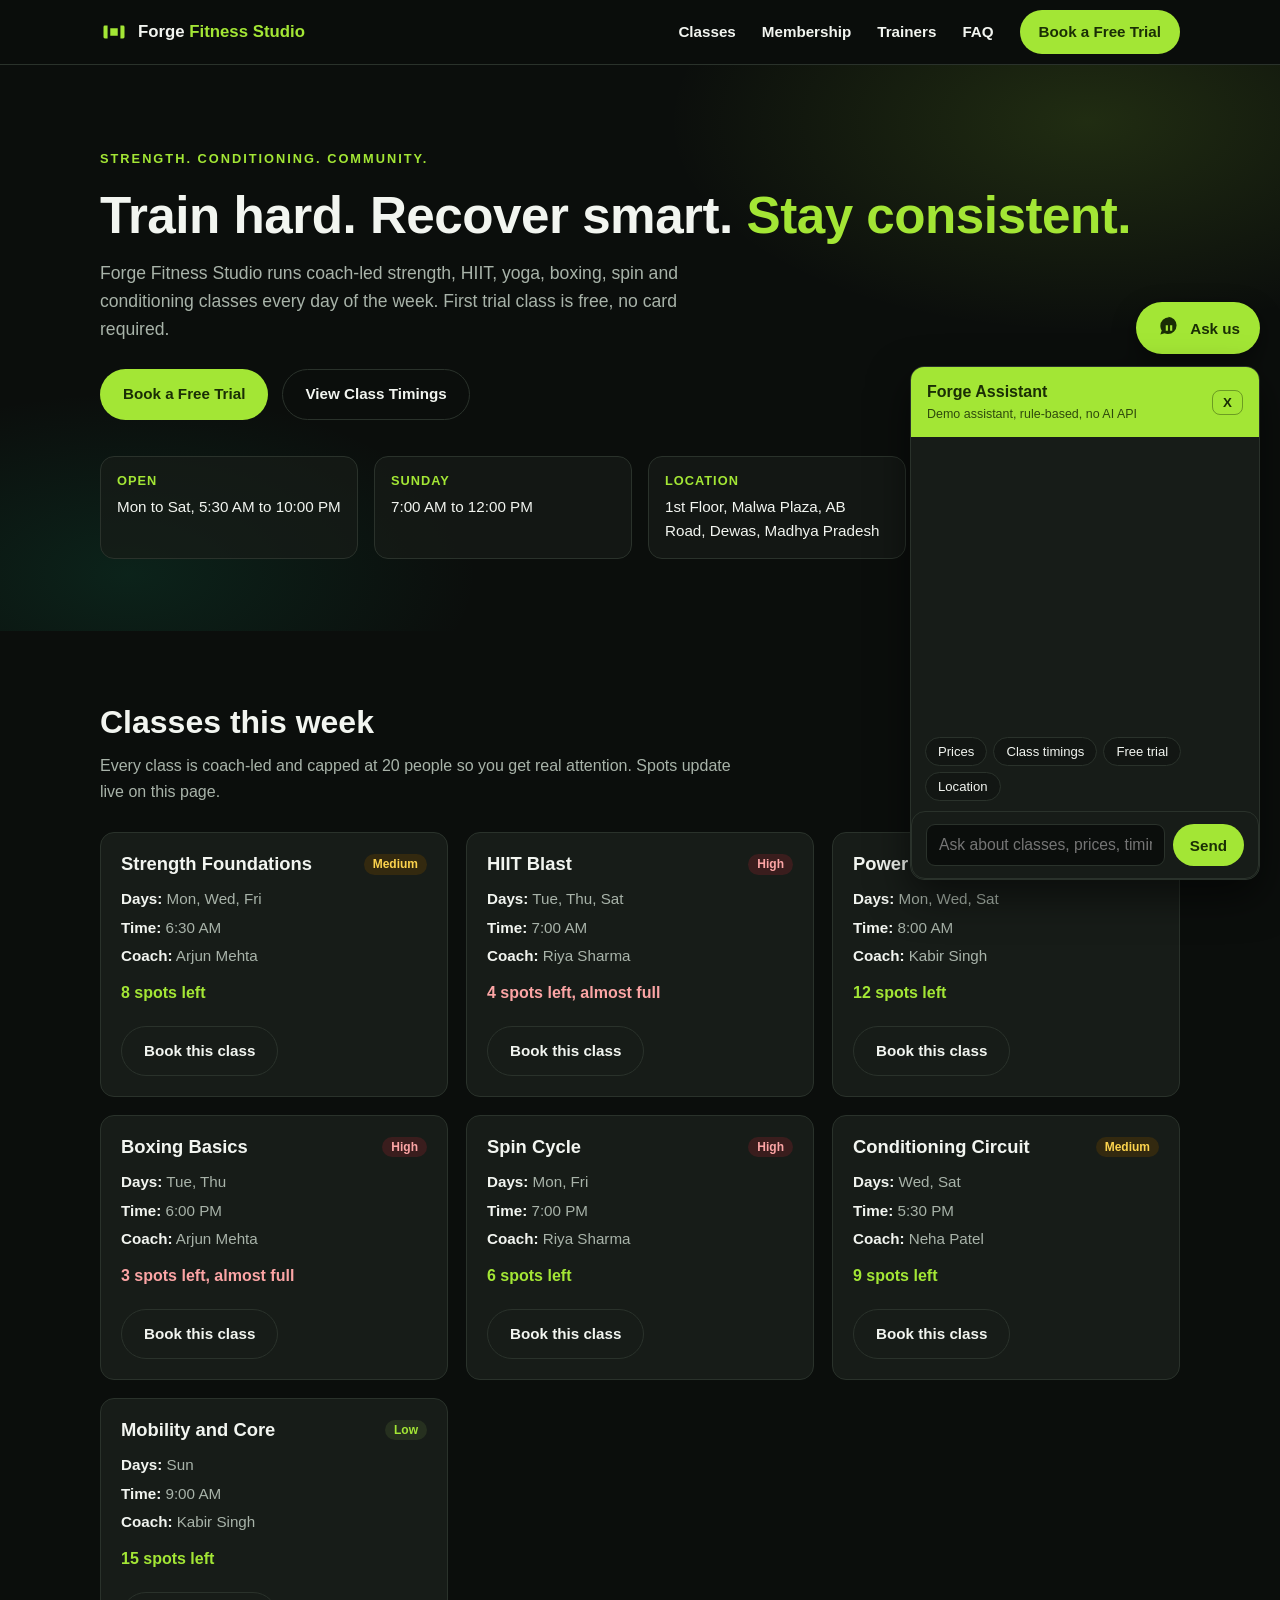
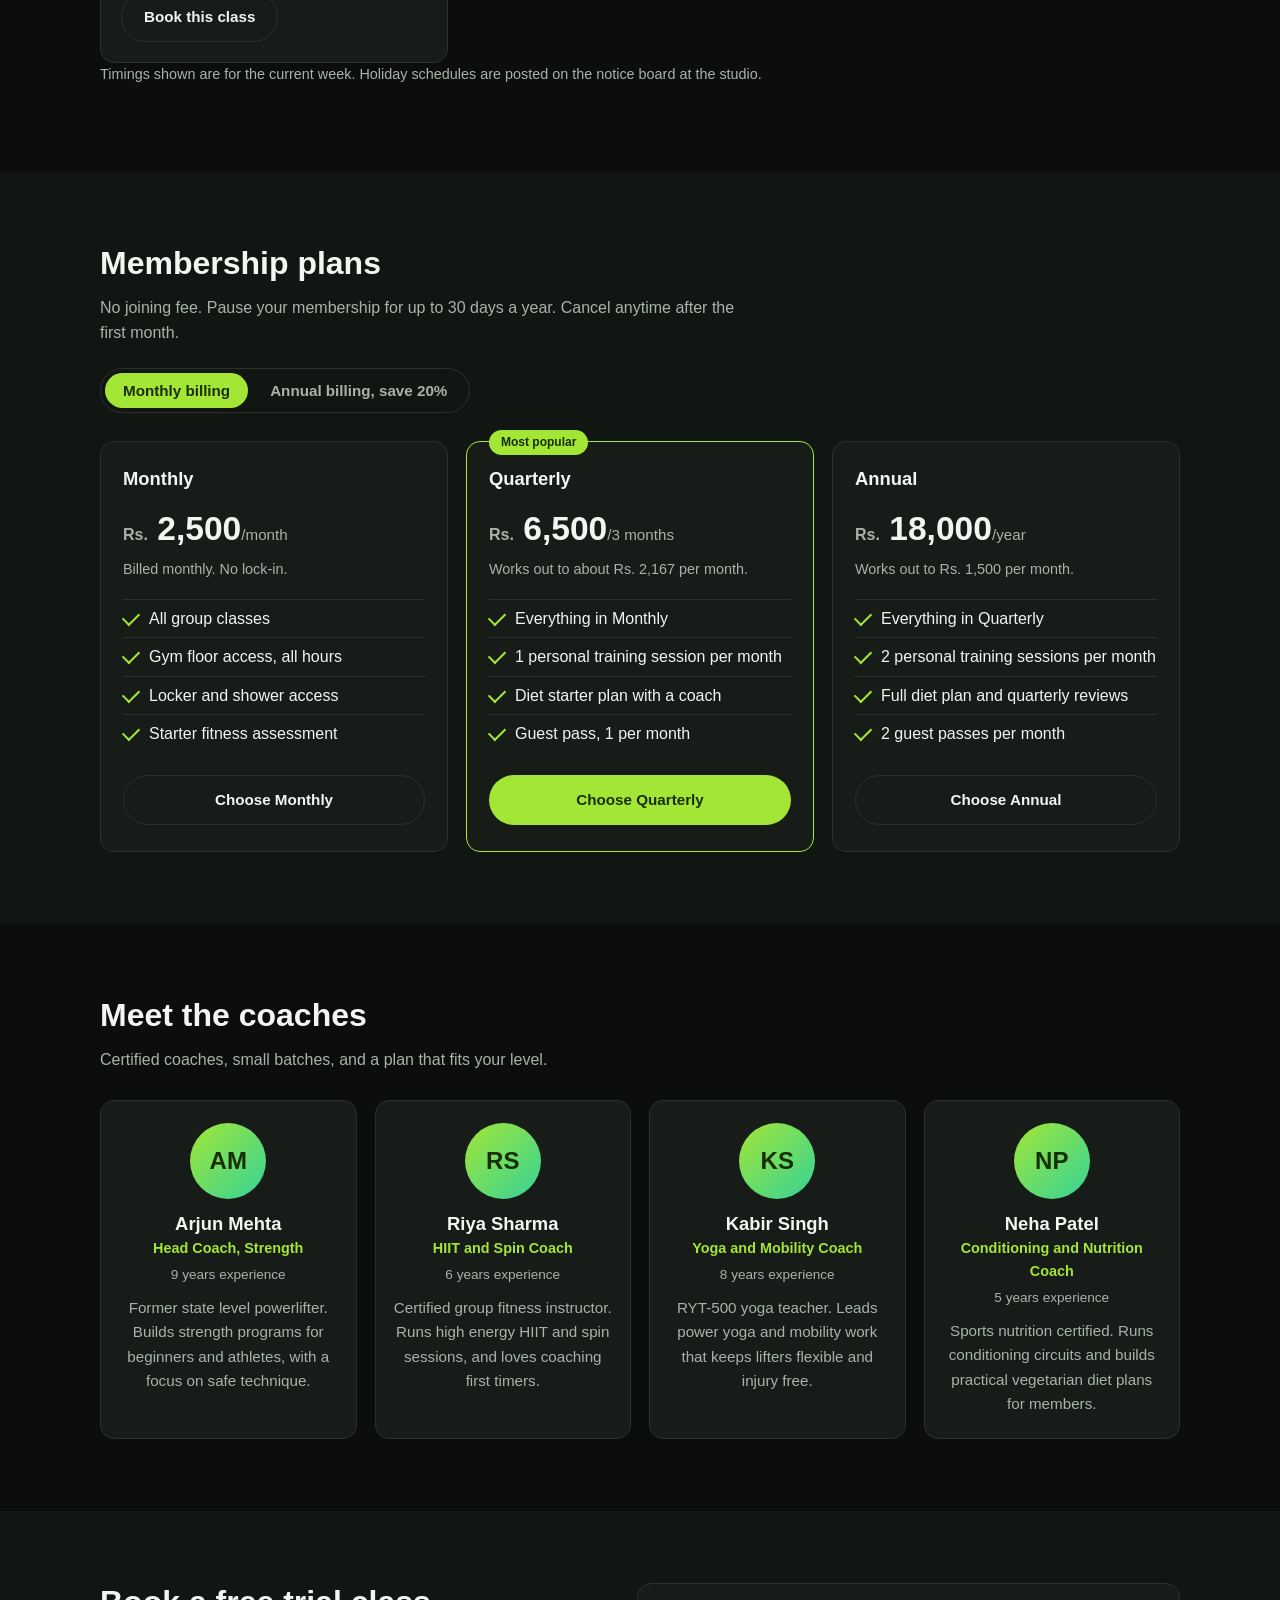
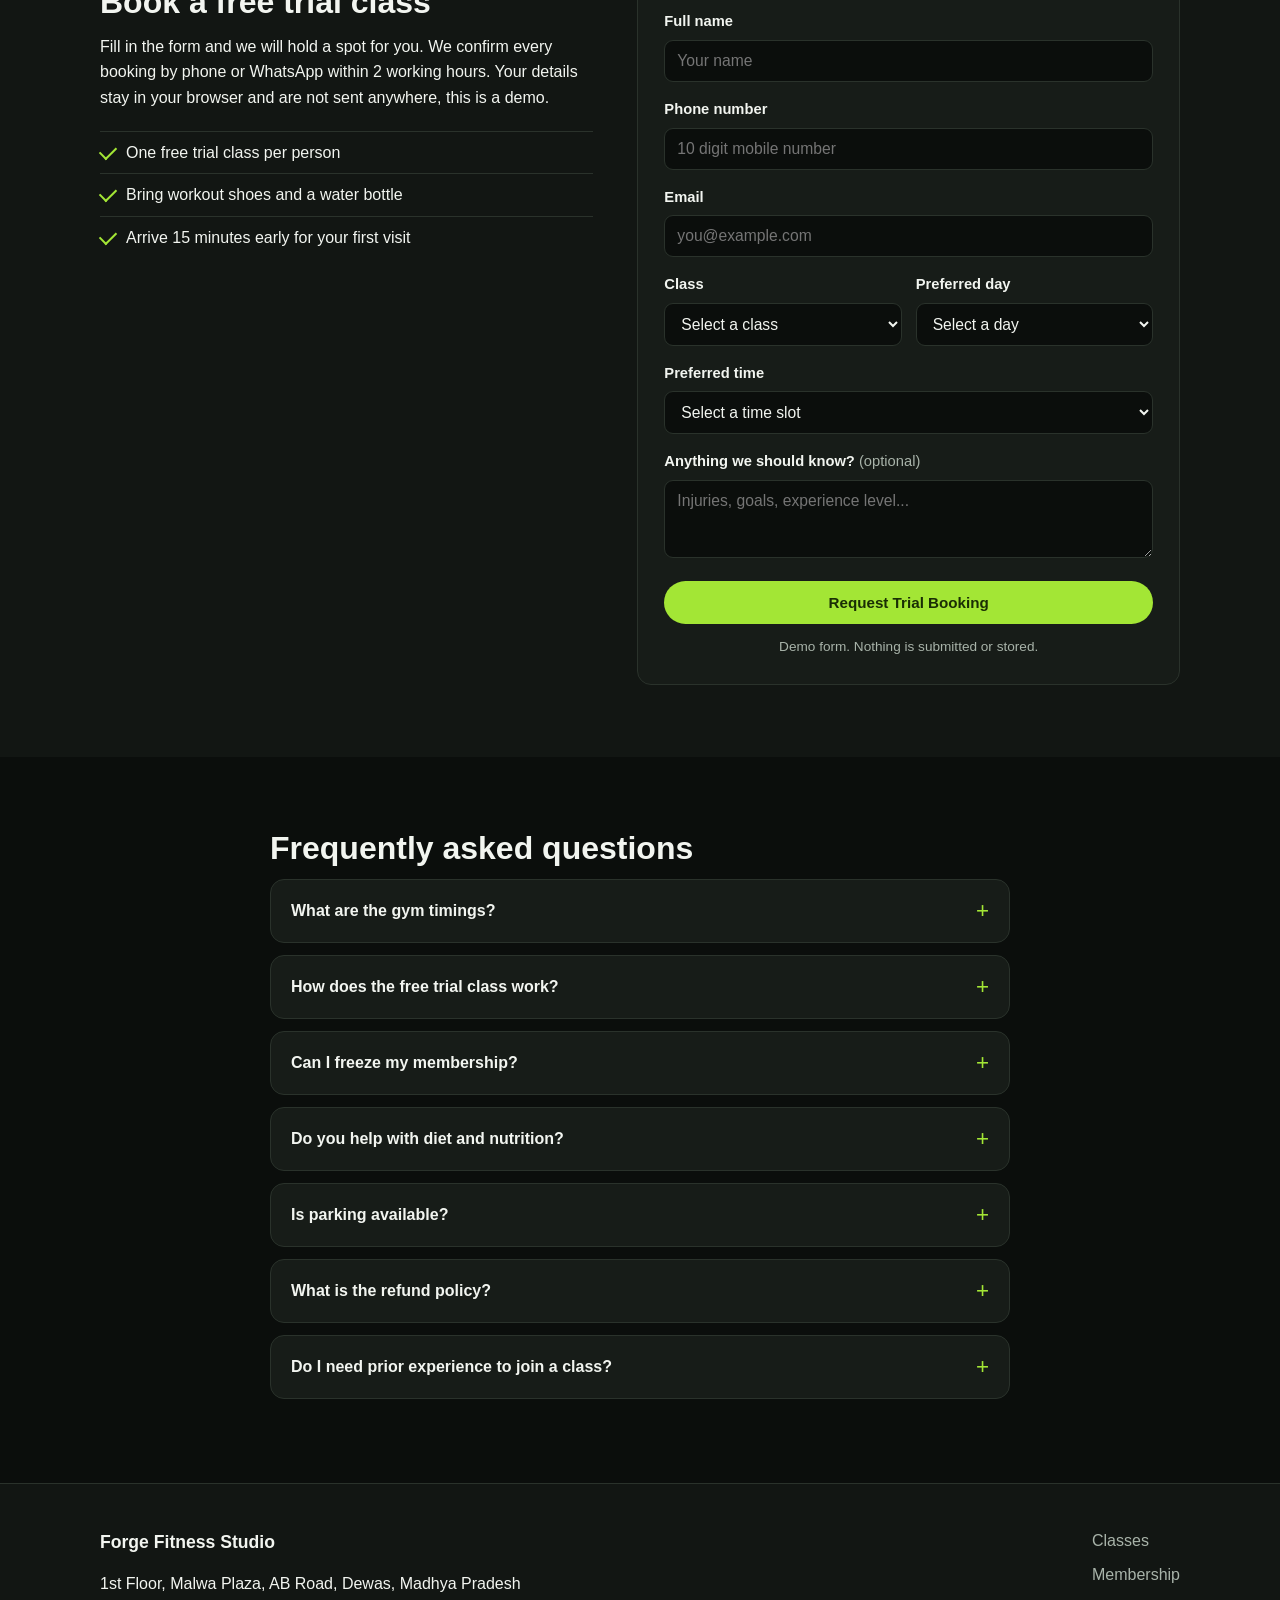
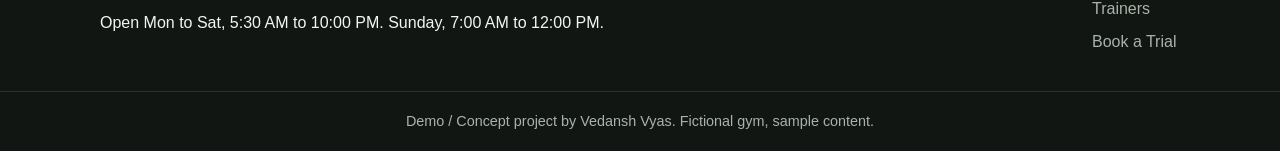
<file: index.html>
<!DOCTYPE html>
<html lang="en">
<head>
  <meta charset="UTF-8">
  <meta name="viewport" content="width=device-width, initial-scale=1.0">
  <title>Forge Fitness Studio | Gym, Classes and Personal Training in Dewas, Madhya Pradesh</title>
  <meta name="description" content="Forge Fitness Studio is a fictional demo gym offering strength, HIIT, yoga, boxing, spin and conditioning classes, flexible memberships and a free trial class. Book a trial online.">
  <link rel="stylesheet" href="styles.css">
</head>
<body>
  <header class="site-header">
    <div class="container header-inner">
      <a href="#top" class="logo" aria-label="Forge Fitness Studio home">
        <svg class="logo-icon" viewBox="0 0 24 24" width="28" height="28" aria-hidden="true"><path fill="currentColor" d="M6.5 6.5v11h-2.3a1.2 1.2 0 0 1-1.2-1.2V7.7a1.2 1.2 0 0 1 1.2-1.2h2.3zm11 0h2.3a1.2 1.2 0 0 1 1.2 1.2v8.6a1.2 1.2 0 0 1-1.2 1.2h-2.3v-11zM8.8 8.8h6.4v6.4H8.8V8.8z"/></svg>
        <span>Forge <strong>Fitness Studio</strong></span>
      </a>
      <button class="menu-toggle" id="menuToggle" aria-expanded="false" aria-controls="mainNav" aria-label="Toggle menu">
        <span></span><span></span><span></span>
      </button>
      <nav class="main-nav" id="mainNav" aria-label="Main navigation">
        <a href="#classes">Classes</a>
        <a href="#pricing">Membership</a>
        <a href="#trainers">Trainers</a>
        <a href="#faq">FAQ</a>
        <a href="#booking" class="btn btn-primary nav-cta">Book a Free Trial</a>
      </nav>
    </div>
  </header>

  <main id="top">
    <!-- HERO -->
    <section class="hero">
      <div class="container hero-inner">
        <p class="hero-eyebrow">Strength. Conditioning. Community.</p>
        <h1>Train hard. Recover smart. <span class="accent">Stay consistent.</span></h1>
        <p class="hero-sub">Forge Fitness Studio runs coach-led strength, HIIT, yoga, boxing, spin and conditioning classes every day of the week. First trial class is free, no card required.</p>
        <div class="hero-actions">
          <a href="#booking" class="btn btn-primary">Book a Free Trial</a>
          <a href="#classes" class="btn btn-ghost">View Class Timings</a>
        </div>
        <dl class="hero-facts">
          <div><dt>Open</dt><dd>Mon to Sat, 5:30 AM to 10:00 PM</dd></div>
          <div><dt>Sunday</dt><dd>7:00 AM to 12:00 PM</dd></div>
          <div><dt>Location</dt><dd>1st Floor, Malwa Plaza, AB Road, Dewas, Madhya Pradesh</dd></div>
          <div><dt>Trial class</dt><dd>Free, one per person</dd></div>
        </dl>
      </div>
    </section>

    <!-- CLASSES -->
    <section class="section" id="classes">
      <div class="container">
        <h2>Classes this week</h2>
        <p class="section-sub">Every class is coach-led and capped at 20 people so you get real attention. Spots update live on this page.</p>
        <div class="class-grid" id="classGrid"></div>
        <p class="note">Timings shown are for the current week. Holiday schedules are posted on the notice board at the studio.</p>
      </div>
    </section>

    <!-- PRICING -->
    <section class="section section-alt" id="pricing">
      <div class="container">
        <h2>Membership plans</h2>
        <p class="section-sub">No joining fee. Pause your membership for up to 30 days a year. Cancel anytime after the first month.</p>
        <div class="billing-toggle" role="group" aria-label="Billing period">
          <button class="toggle-btn active" id="toggleMonthly" type="button">Monthly billing</button>
          <button class="toggle-btn" id="toggleAnnual" type="button">Annual billing, save 20%</button>
        </div>
        <div class="plan-grid">
          <article class="plan-card">
            <h3>Monthly</h3>
            <p class="plan-price"><span class="currency">Rs.</span> <span id="priceMonthly">2,500</span><span class="per">/month</span></p>
            <p class="plan-billed" id="billedMonthly">Billed monthly. No lock-in.</p>
            <ul>
              <li>All group classes</li>
              <li>Gym floor access, all hours</li>
              <li>Locker and shower access</li>
              <li>Starter fitness assessment</li>
            </ul>
            <a href="#booking" class="btn btn-ghost plan-btn" data-plan="Monthly">Choose Monthly</a>
          </article>
          <article class="plan-card plan-featured">
            <p class="plan-badge">Most popular</p>
            <h3>Quarterly</h3>
            <p class="plan-price"><span class="currency">Rs.</span> <span id="priceQuarterly">6,500</span><span class="per">/3 months</span></p>
            <p class="plan-billed" id="billedQuarterly">Works out to about Rs. 2,167 per month.</p>
            <ul>
              <li>Everything in Monthly</li>
              <li>1 personal training session per month</li>
              <li>Diet starter plan with a coach</li>
              <li>Guest pass, 1 per month</li>
            </ul>
            <a href="#booking" class="btn btn-primary plan-btn" data-plan="Quarterly">Choose Quarterly</a>
          </article>
          <article class="plan-card">
            <h3>Annual</h3>
            <p class="plan-price"><span class="currency">Rs.</span> <span id="priceAnnual">18,000</span><span class="per">/year</span></p>
            <p class="plan-billed" id="billedAnnual">Works out to Rs. 1,500 per month.</p>
            <ul>
              <li>Everything in Quarterly</li>
              <li>2 personal training sessions per month</li>
              <li>Full diet plan and quarterly reviews</li>
              <li>2 guest passes per month</li>
            </ul>
            <a href="#booking" class="btn btn-ghost plan-btn" data-plan="Annual">Choose Annual</a>
          </article>
        </div>
      </div>
    </section>

    <!-- TRAINERS -->
    <section class="section" id="trainers">
      <div class="container">
        <h2>Meet the coaches</h2>
        <p class="section-sub">Certified coaches, small batches, and a plan that fits your level.</p>
        <div class="trainer-grid" id="trainerGrid"></div>
      </div>
    </section>

    <!-- BOOKING -->
    <section class="section section-alt" id="booking">
      <div class="container booking-wrap">
        <div class="booking-copy">
          <h2>Book a free trial class</h2>
          <p>Fill in the form and we will hold a spot for you. We confirm every booking by phone or WhatsApp within 2 working hours. Your details stay in your browser and are not sent anywhere, this is a demo.</p>
          <ul class="booking-points">
            <li>One free trial class per person</li>
            <li>Bring workout shoes and a water bottle</li>
            <li>Arrive 15 minutes early for your first visit</li>
          </ul>
        </div>
        <form id="bookingForm" novalidate>
          <div class="field">
            <label for="fName">Full name</label>
            <input type="text" id="fName" name="name" placeholder="Your name" autocomplete="name">
            <p class="field-error" id="errName"></p>
          </div>
          <div class="field">
            <label for="fPhone">Phone number</label>
            <input type="tel" id="fPhone" name="phone" placeholder="10 digit mobile number" autocomplete="tel">
            <p class="field-error" id="errPhone"></p>
          </div>
          <div class="field">
            <label for="fEmail">Email</label>
            <input type="email" id="fEmail" name="email" placeholder="you@example.com" autocomplete="email">
            <p class="field-error" id="errEmail"></p>
          </div>
          <div class="field-row">
            <div class="field">
              <label for="fClass">Class</label>
              <select id="fClass" name="class"></select>
            </div>
            <div class="field">
              <label for="fDay">Preferred day</label>
              <select id="fDay" name="day">
                <option value="">Select a day</option>
                <option>Monday</option>
                <option>Tuesday</option>
                <option>Wednesday</option>
                <option>Thursday</option>
                <option>Friday</option>
                <option>Saturday</option>
                <option>Sunday</option>
              </select>
              <p class="field-error" id="errDay"></p>
            </div>
          </div>
          <div class="field">
            <label for="fTime">Preferred time</label>
            <select id="fTime" name="time">
              <option value="">Select a time slot</option>
              <option>Morning (5:30 AM to 9:00 AM)</option>
              <option>Midday (11:00 AM to 2:00 PM)</option>
              <option>Evening (5:00 PM to 8:00 PM)</option>
              <option>Night (8:00 PM to 10:00 PM)</option>
            </select>
            <p class="field-error" id="errTime"></p>
          </div>
          <div class="field">
            <label for="fMessage">Anything we should know? <span class="optional">(optional)</span></label>
            <textarea id="fMessage" name="message" rows="3" placeholder="Injuries, goals, experience level..."></textarea>
          </div>
          <p class="field-error" id="errClass"></p>
          <button type="submit" class="btn btn-primary btn-block">Request Trial Booking</button>
          <p class="form-note">Demo form. Nothing is submitted or stored.</p>
          <div class="confirmation" id="confirmation" role="status" hidden>
            <h3>Booking requested</h3>
            <p id="confirmationText"></p>
            <p>Reference number: <strong id="confirmationRef"></strong></p>
            <p class="confirmation-note">Show this reference at the front desk. In a real gym, the team would call you to confirm.</p>
          </div>
        </form>
      </div>
    </section>

    <!-- FAQ -->
    <section class="section" id="faq">
      <div class="container faq-wrap">
        <h2>Frequently asked questions</h2>
        <div class="accordion" id="faqAccordion">
          <div class="faq-item">
            <button class="faq-q" type="button" aria-expanded="false">What are the gym timings?</button>
            <div class="faq-a"><p>Monday to Saturday, 5:30 AM to 10:00 PM. Sunday, 7:00 AM to 12:00 PM. The gym floor stays open through all hours, with coached classes at fixed slots.</p></div>
          </div>
          <div class="faq-item">
            <button class="faq-q" type="button" aria-expanded="false">How does the free trial class work?</button>
            <div class="faq-a"><p>Pick any group class and book through the form above. One free trial per person. Arrive 15 minutes early so a coach can show you around and check your form on the basics.</p></div>
          </div>
          <div class="faq-item">
            <button class="faq-q" type="button" aria-expanded="false">Can I freeze my membership?</button>
            <div class="faq-a"><p>Yes. Every membership can be paused for up to 30 days in a year, in blocks of at least 7 days. Tell the front desk 2 days before you want the freeze to start.</p></div>
          </div>
          <div class="faq-item">
            <button class="faq-q" type="button" aria-expanded="false">Do you help with diet and nutrition?</button>
            <div class="faq-a"><p>Quarterly and Annual plans include a diet plan built with a coach, with vegetarian options. Monthly members can add a one-off diet consultation for Rs. 500.</p></div>
          </div>
          <div class="faq-item">
            <button class="faq-q" type="button" aria-expanded="false">Is parking available?</button>
            <div class="faq-a"><p>Yes. Free two-wheeler parking in the basement and paid four-wheeler parking nearby. The studio is on AB Road, a 5 minute walk from the Dewas bus stand.</p></div>
          </div>
          <div class="faq-item">
            <button class="faq-q" type="button" aria-expanded="false">What is the refund policy?</button>
            <div class="faq-a"><p>Unused membership can be refunded within 7 days of purchase, minus the sessions already used. Trial classes are free and carry no refund. Annual plans refunded after 7 days are calculated on a pro-rata basis.</p></div>
          </div>
          <div class="faq-item">
            <button class="faq-q" type="button" aria-expanded="false">Do I need prior experience to join a class?</button>
            <div class="faq-a"><p>No. Every class has beginner, intermediate and advanced options, and coaches scale the workout to your level. Tell us about any injury in the booking form so the coach can plan around it.</p></div>
          </div>
        </div>
      </div>
    </section>
  </main>

  <footer class="site-footer">
    <div class="container footer-inner">
      <div>
        <p class="footer-brand">Forge Fitness Studio</p>
        <p>1st Floor, Malwa Plaza, AB Road, Dewas, Madhya Pradesh</p>
        <p>Open Mon to Sat, 5:30 AM to 10:00 PM. Sunday, 7:00 AM to 12:00 PM.</p>
      </div>
      <nav aria-label="Footer navigation">
        <a href="#classes">Classes</a>
        <a href="#pricing">Membership</a>
        <a href="#trainers">Trainers</a>
        <a href="#booking">Book a Trial</a>
      </nav>
    </div>
    <p class="demo-note">Demo / Concept project by Vedansh Vyas. Fictional gym, sample content.</p>
  </footer>

  <!-- CHATBOT -->
  <div class="chat-widget">
    <button class="chat-toggle" id="chatToggle" aria-expanded="false" aria-controls="chatPanel" aria-label="Open demo assistant chat">
      <svg viewBox="0 0 24 24" width="26" height="26" aria-hidden="true"><path fill="currentColor" d="M12 2a8 8 0 0 0-8 8c0 1.6.5 3.1 1.3 4.3L4 18l3.9-1.2c.9.4 1.9.7 3.1.7a8 8 0 0 0 8-8 8 8 0 0 0-8-8zM9 9.5h2v5H9v-5zm4 0h2v5h-2v-5z"/></svg>
      <span class="chat-toggle-label">Ask us</span>
    </button>
    <div class="chat-panel" id="chatPanel" hidden>
      <div class="chat-header">
        <div>
          <p class="chat-title">Forge Assistant</p>
          <p class="chat-subtitle">Demo assistant, rule-based, no AI API</p>
        </div>
        <button class="chat-close" id="chatClose" aria-label="Close chat">X</button>
      </div>
      <div class="chat-messages" id="chatMessages" aria-live="polite"></div>
      <div class="chat-quick">
        <button type="button" data-q="What are the membership prices?">Prices</button>
        <button type="button" data-q="What time are classes?">Class timings</button>
        <button type="button" data-q="How do I book a free trial?">Free trial</button>
        <button type="button" data-q="Where is the gym?">Location</button>
      </div>
      <form class="chat-form" id="chatForm">
        <label class="visually-hidden" for="chatInput">Type your question</label>
        <input type="text" id="chatInput" placeholder="Ask about classes, prices, timings..." autocomplete="off">
        <button type="submit" class="btn btn-primary chat-send">Send</button>
      </form>
    </div>
  </div>

  <script src="app.js"></script>
</body>
</html>
</file>
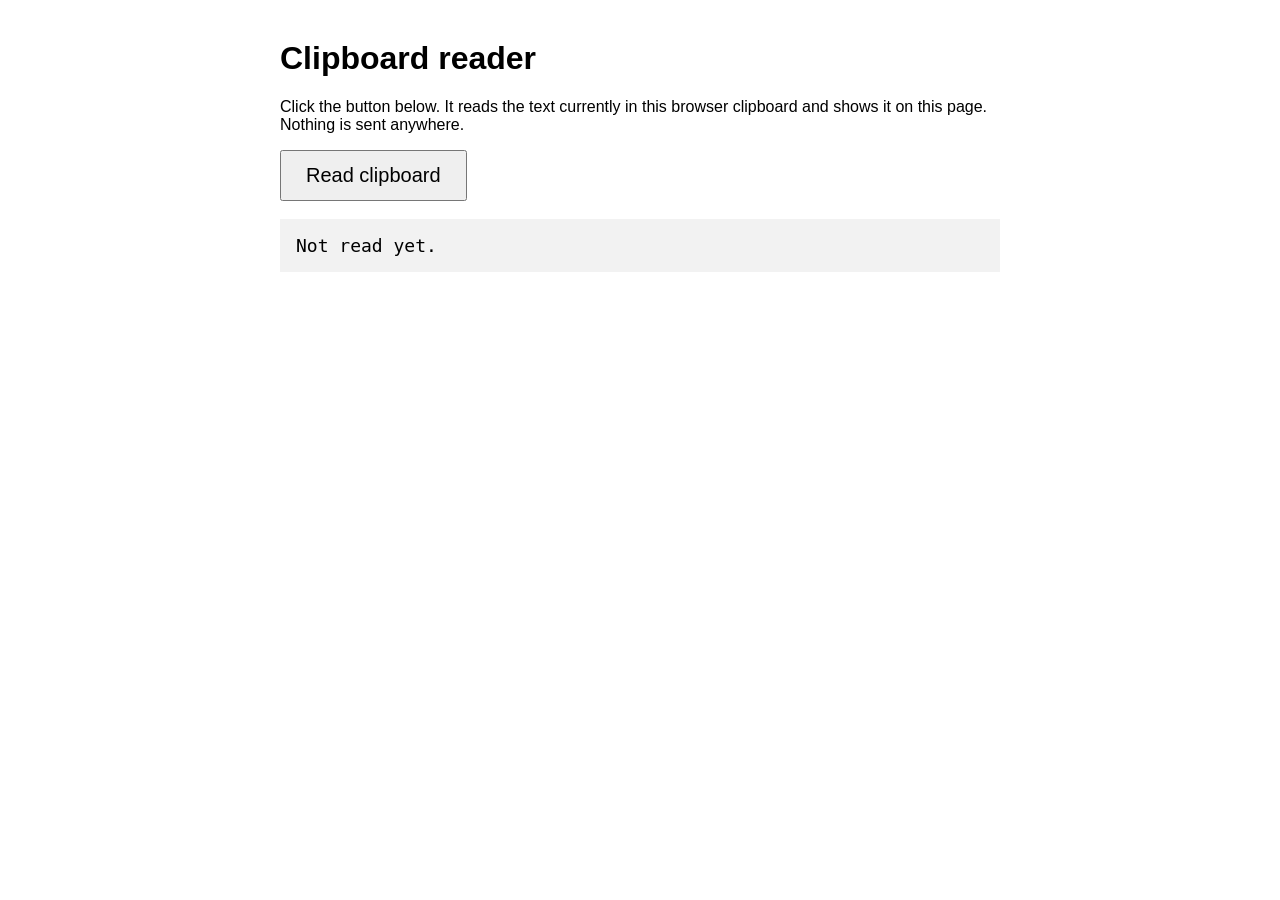
<file: clipboard-reader.html>
<!doctype html>
<html lang="en">
<head>
<meta charset="utf-8">
<title>Clipboard reader</title>
<style>body{font-family:sans-serif;max-width:720px;margin:40px auto;padding:0 16px}button{font-size:20px;padding:12px 24px}pre{font-size:18px;background:#f2f2f2;padding:16px;white-space:pre-wrap;word-break:break-all}</style>
</head>
<body>
<h1>Clipboard reader</h1>
<p>Click the button below. It reads the text currently in this browser clipboard and shows it on this page. Nothing is sent anywhere.</p>
<button id="readBtn" type="button">Read clipboard</button>
<pre id="out">Not read yet.</pre>
<script>
document.getElementById('readBtn').addEventListener('click', async () => {
  const out = document.getElementById('out');
  try {
    const t = await navigator.clipboard.readText();
    out.textContent = t ? t : 'CLIPBOARD EMPTY';
  } catch (e) {
    out.textContent = 'CLIPBOARD ERROR: ' + e.name + ' ' + e.message;
  }
});
</script>
</body>
</html>
</file>
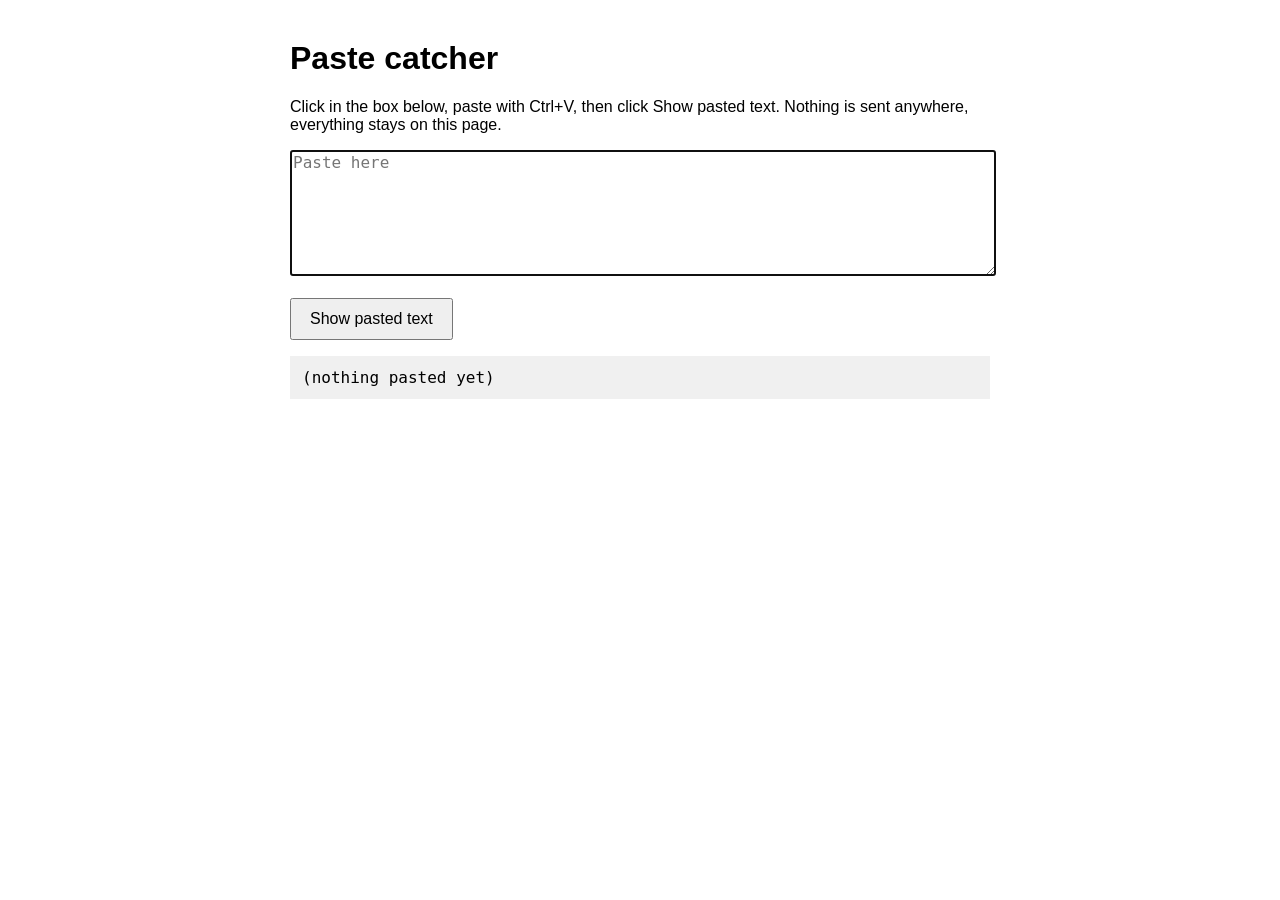
<file: paste-catcher.html>
<!DOCTYPE html>
<html lang="en">
<head>
<meta charset="utf-8">
<title>Paste catcher</title>
<style>body{font-family:sans-serif;max-width:700px;margin:40px auto;padding:0 16px}textarea{width:100%;height:120px;font-size:16px}pre{background:#f0f0f0;padding:12px;white-space:pre-wrap;word-break:break-all;font-size:16px}button{font-size:16px;padding:10px 18px}</style>
</head>
<body>
<h1>Paste catcher</h1>
<p>Click in the box below, paste with Ctrl+V, then click Show pasted text. Nothing is sent anywhere, everything stays on this page.</p>
<textarea id="box" placeholder="Paste here"></textarea><br><br>
<button id="show">Show pasted text</button>
<pre id="out">(nothing pasted yet)</pre>
<script>
document.getElementById('show').addEventListener('click', function () {
  var v = document.getElementById('box').value;
  document.getElementById('out').textContent = v ? v : '(empty)';
});
document.getElementById('box').focus();
</script>
</body>
</html>
</file>
<file: styles.css>
/* Forge Fitness Studio, demo site. Dark theme, lime accent. */
:root {
  --bg: #0b0e0c;
  --bg-alt: #121613;
  --card: #171c18;
  --border: #2a322b;
  --text: #f2f5f0;
  --muted: #a8b3a9;
  --accent: #a3e635;
  --accent-dark: #84cc16;
  --accent-ink: #1a2e05;
  --danger: #f87171;
  --radius: 14px;
  --max: 1120px;
}

* { box-sizing: border-box; }

html { scroll-behavior: smooth; }

body {
  margin: 0;
  background: var(--bg);
  color: var(--text);
  font-family: -apple-system, BlinkMacSystemFont, "Segoe UI", Roboto, Helvetica, Arial, sans-serif;
  line-height: 1.6;
}

.container { max-width: var(--max); margin: 0 auto; padding: 0 20px; }
h1, h2, h3 { line-height: 1.2; margin: 0 0 12px; }
h1 { font-size: clamp(2rem, 5vw, 3.2rem); letter-spacing: -0.5px; }
h2 { font-size: clamp(1.5rem, 3vw, 2rem); }
h3 { font-size: 1.15rem; }
p { margin: 0 0 14px; }
a { color: var(--accent); }
.accent { color: var(--accent); }
.section { padding: 72px 0; }
.section-alt { background: var(--bg-alt); }
.section-sub { color: var(--muted); max-width: 640px; }
.note { color: var(--muted); font-size: 0.9rem; }

/* Buttons */
.btn {
  display: inline-block;
  padding: 12px 22px;
  border-radius: 999px;
  border: 1px solid transparent;
  font-weight: 700;
  font-size: 0.95rem;
  text-decoration: none;
  cursor: pointer;
  text-align: center;
  transition: transform 0.12s ease, background 0.12s ease;
}
.btn:hover { transform: translateY(-1px); }
.btn-primary { background: var(--accent); color: var(--accent-ink); }
.btn-primary:hover { background: var(--accent-dark); }
.btn-ghost { border-color: var(--border); color: var(--text); background: transparent; }
.btn-ghost:hover { border-color: var(--accent); color: var(--accent); }
.btn-block { width: 100%; }

/* Header */
.site-header {
  position: sticky;
  top: 0;
  z-index: 50;
  background: rgba(11, 14, 12, 0.92);
  border-bottom: 1px solid var(--border);
  backdrop-filter: blur(6px);
}
.header-inner { display: flex; align-items: center; justify-content: space-between; min-height: 64px; }
.logo { display: flex; align-items: center; gap: 10px; color: var(--text); text-decoration: none; font-weight: 800; font-size: 1.05rem; }
.logo strong { color: var(--accent); font-weight: 800; }
.logo-icon { color: var(--accent); }
.main-nav { display: flex; align-items: center; gap: 26px; }
.main-nav a { color: var(--text); text-decoration: none; font-weight: 600; font-size: 0.95rem; }
.main-nav a:hover { color: var(--accent); }
.main-nav .nav-cta { color: var(--accent-ink); padding: 9px 18px; }
.menu-toggle { display: none; background: none; border: 1px solid var(--border); border-radius: 8px; padding: 10px; cursor: pointer; }
.menu-toggle span { display: block; width: 22px; height: 2px; background: var(--text); margin: 4px 0; }

/* Hero */
.hero {
  padding: 84px 0 72px;
  background:
    radial-gradient(600px 300px at 85% 10%, rgba(163, 230, 53, 0.14), transparent 70%),
    radial-gradient(500px 260px at 10% 90%, rgba(16, 185, 129, 0.12), transparent 70%),
    var(--bg);
}
.hero-eyebrow { color: var(--accent); font-weight: 700; letter-spacing: 2px; text-transform: uppercase; font-size: 0.8rem; margin-bottom: 16px; }
.hero-sub { color: var(--muted); font-size: 1.1rem; max-width: 620px; }
.hero-actions { display: flex; gap: 14px; flex-wrap: wrap; margin: 26px 0 36px; }
.hero-facts { display: grid; grid-template-columns: repeat(4, 1fr); gap: 16px; margin: 0; }
.hero-facts div { border: 1px solid var(--border); border-radius: var(--radius); padding: 14px 16px; background: rgba(23, 28, 24, 0.7); }
.hero-facts dt { color: var(--accent); font-weight: 700; font-size: 0.8rem; text-transform: uppercase; letter-spacing: 1px; }
.hero-facts dd { margin: 4px 0 0; font-size: 0.95rem; }

/* Classes */
.class-grid { display: grid; grid-template-columns: repeat(3, 1fr); gap: 18px; margin-top: 28px; }
.class-card { background: var(--card); border: 1px solid var(--border); border-radius: var(--radius); padding: 20px; }
.class-card h3 { display: flex; justify-content: space-between; align-items: center; gap: 8px; }
.intensity { font-size: 0.75rem; font-weight: 700; padding: 3px 9px; border-radius: 999px; background: #26301f; color: var(--accent); white-space: nowrap; }
.intensity.high { background: #3a1d1d; color: #fca5a5; }
.intensity.medium { background: #33290f; color: #fcd34d; }
.class-meta { list-style: none; padding: 0; margin: 0 0 12px; color: var(--muted); font-size: 0.95rem; }
.class-meta li { margin-bottom: 4px; }
.class-meta strong { color: var(--text); font-weight: 600; }
.spots { font-weight: 700; color: var(--accent); }
.spots.low { color: #fca5a5; }
.class-card .btn { margin-top: 6px; }

/* Pricing */
.billing-toggle { display: inline-flex; border: 1px solid var(--border); border-radius: 999px; padding: 4px; margin: 8px 0 28px; gap: 4px; }
.toggle-btn { background: transparent; border: 0; color: var(--muted); font-weight: 700; padding: 9px 18px; border-radius: 999px; cursor: pointer; font-size: 0.95rem; }
.toggle-btn.active { background: var(--accent); color: var(--accent-ink); }
.plan-grid { display: grid; grid-template-columns: repeat(3, 1fr); gap: 18px; }
.plan-card { background: var(--card); border: 1px solid var(--border); border-radius: var(--radius); padding: 26px 22px; position: relative; }
.plan-featured { border-color: var(--accent); }
.plan-badge { position: absolute; top: -12px; left: 22px; background: var(--accent); color: var(--accent-ink); font-weight: 800; font-size: 0.75rem; padding: 3px 12px; border-radius: 999px; margin: 0; }
.plan-price { font-size: 2.1rem; font-weight: 800; margin: 6px 0 2px; }
.plan-price .currency { font-size: 1rem; font-weight: 600; color: var(--muted); }
.plan-price .per { font-size: 0.95rem; font-weight: 500; color: var(--muted); }
.plan-billed { color: var(--muted); font-size: 0.9rem; }
.plan-card ul { list-style: none; padding: 0; margin: 18px 0 22px; }
.plan-card ul li { padding: 6px 0 6px 26px; position: relative; border-top: 1px solid var(--border); }
.plan-card ul li::before { content: ""; position: absolute; left: 0; top: 12px; width: 14px; height: 8px; border-left: 2px solid var(--accent); border-bottom: 2px solid var(--accent); transform: rotate(-45deg); }
.plan-btn { width: 100%; }

/* Trainers */
.trainer-grid { display: grid; grid-template-columns: repeat(4, 1fr); gap: 18px; margin-top: 28px; }
.trainer-card { background: var(--card); border: 1px solid var(--border); border-radius: var(--radius); padding: 22px 18px; text-align: center; }
.avatar { width: 76px; height: 76px; border-radius: 50%; margin: 0 auto 14px; display: flex; align-items: center; justify-content: center; font-size: 1.5rem; font-weight: 800; color: var(--accent-ink); background: linear-gradient(135deg, var(--accent), #34d399); }
.trainer-card h3 { margin-bottom: 2px; }
.trainer-role { color: var(--accent); font-weight: 700; font-size: 0.9rem; margin-bottom: 4px; }
.trainer-exp { color: var(--muted); font-size: 0.85rem; margin-bottom: 10px; }
.trainer-card p:last-child { margin-bottom: 0; font-size: 0.95rem; color: var(--muted); }

/* Booking */
.booking-wrap { display: grid; grid-template-columns: 1fr 1.1fr; gap: 44px; align-items: start; }
.booking-points { list-style: none; padding: 0; margin-top: 20px; }
.booking-points li { padding: 8px 0 8px 26px; position: relative; border-top: 1px solid var(--border); }
.booking-points li::before { content: ""; position: absolute; left: 0; top: 14px; width: 14px; height: 8px; border-left: 2px solid var(--accent); border-bottom: 2px solid var(--accent); transform: rotate(-45deg); }
form { background: var(--card); border: 1px solid var(--border); border-radius: var(--radius); padding: 26px; }
.field { margin-bottom: 16px; }
.field-row { display: grid; grid-template-columns: 1fr 1fr; gap: 14px; }
label { display: block; font-weight: 600; font-size: 0.92rem; margin-bottom: 6px; }
.optional { color: var(--muted); font-weight: 400; }
input, select, textarea {
  width: 100%;
  padding: 11px 12px;
  border-radius: 9px;
  border: 1px solid var(--border);
  background: var(--bg);
  color: var(--text);
  font-size: 0.98rem;
  font-family: inherit;
}
input:focus, select:focus, textarea:focus { outline: 2px solid var(--accent); outline-offset: 1px; border-color: var(--accent); }
input.invalid, select.invalid { border-color: var(--danger); }
.field-error { color: var(--danger); font-size: 0.85rem; margin: 4px 0 0; min-height: 1.1em; }
.field-error:empty { display: none; }
.form-note { color: var(--muted); font-size: 0.85rem; text-align: center; margin: 12px 0 0; }
.confirmation { margin-top: 18px; border: 1px solid var(--accent); background: rgba(163, 230, 53, 0.08); border-radius: var(--radius); padding: 18px; }
.confirmation h3 { color: var(--accent); }
.confirmation p { margin-bottom: 8px; }
.confirmation-note { color: var(--muted); font-size: 0.9rem; }

/* FAQ */
.faq-wrap { max-width: 780px; }
.faq-item { border: 1px solid var(--border); border-radius: var(--radius); margin-bottom: 12px; background: var(--card); overflow: hidden; }
.faq-q { width: 100%; text-align: left; background: none; border: 0; color: var(--text); font-size: 1rem; font-weight: 700; padding: 18px 20px; cursor: pointer; display: flex; justify-content: space-between; align-items: center; gap: 12px; }
.faq-q::after { content: "+"; color: var(--accent); font-size: 1.4rem; font-weight: 400; flex-shrink: 0; }
.faq-item.open .faq-q::after { content: "-"; }
.faq-a { max-height: 0; overflow: hidden; transition: max-height 0.25s ease; }
.faq-a p { padding: 0 20px 18px; color: var(--muted); margin: 0; }
.faq-item.open .faq-a { max-height: 220px; }

/* Footer */
.site-footer { border-top: 1px solid var(--border); padding: 44px 0 0; background: var(--bg-alt); }
.footer-inner { display: flex; justify-content: space-between; gap: 32px; flex-wrap: wrap; }
.footer-brand { font-weight: 800; font-size: 1.1rem; }
.site-footer nav { display: flex; flex-direction: column; gap: 8px; }
.site-footer nav a { color: var(--muted); text-decoration: none; }
.site-footer nav a:hover { color: var(--accent); }
.demo-note { text-align: center; color: var(--muted); font-size: 0.9rem; border-top: 1px solid var(--border); margin: 36px 0 0; padding: 18px 20px; }

/* Chat widget */
.chat-widget { position: fixed; right: 20px; bottom: 20px; z-index: 100; display: flex; flex-direction: column; align-items: flex-end; gap: 12px; }
.chat-toggle { display: flex; align-items: center; gap: 8px; background: var(--accent); color: var(--accent-ink); border: 0; border-radius: 999px; padding: 13px 20px; font-weight: 800; font-size: 0.95rem; cursor: pointer; box-shadow: 0 8px 24px rgba(0, 0, 0, 0.45); }
.chat-toggle:hover { background: var(--accent-dark); }
.chat-panel { width: 350px; max-width: calc(100vw - 40px); background: var(--card); border: 1px solid var(--border); border-radius: var(--radius); overflow: hidden; box-shadow: 0 16px 40px rgba(0, 0, 0, 0.55); display: flex; flex-direction: column; }
.chat-header { display: flex; justify-content: space-between; align-items: center; background: var(--accent); color: var(--accent-ink); padding: 12px 16px; }
.chat-title { font-weight: 800; margin: 0; }
.chat-subtitle { font-size: 0.78rem; margin: 0; opacity: 0.85; }
.chat-close { background: none; border: 1px solid rgba(26, 46, 5, 0.4); border-radius: 8px; color: var(--accent-ink); font-weight: 800; cursor: pointer; padding: 4px 10px; }
.chat-messages { height: 300px; overflow-y: auto; padding: 14px; display: flex; flex-direction: column; gap: 10px; }
.chat-msg { max-width: 85%; padding: 10px 13px; border-radius: 12px; font-size: 0.93rem; line-height: 1.45; white-space: pre-line; }
.chat-msg.bot { background: var(--bg-alt); border: 1px solid var(--border); align-self: flex-start; }
.chat-msg.user { background: var(--accent); color: var(--accent-ink); align-self: flex-end; }
.chat-quick { display: flex; flex-wrap: wrap; gap: 6px; padding: 0 14px 10px; }
.chat-quick button { background: var(--bg-alt); border: 1px solid var(--border); color: var(--text); border-radius: 999px; padding: 6px 12px; font-size: 0.82rem; cursor: pointer; }
.chat-quick button:hover { border-color: var(--accent); color: var(--accent); }
.chat-form { display: flex; gap: 8px; padding: 12px 14px; border-top: 1px solid var(--border); }
.chat-form input { flex: 1; }
.chat-send { padding: 10px 16px; }
.visually-hidden { position: absolute; width: 1px; height: 1px; overflow: hidden; clip: rect(0 0 0 0); }

/* Responsive */
@media (max-width: 900px) {
  .hero-facts { grid-template-columns: repeat(2, 1fr); }
  .class-grid { grid-template-columns: repeat(2, 1fr); }
  .plan-grid { grid-template-columns: 1fr; max-width: 480px; margin: 0 auto; }
  .trainer-grid { grid-template-columns: repeat(2, 1fr); }
  .booking-wrap { grid-template-columns: 1fr; }
}
@media (max-width: 640px) {
  .section { padding: 52px 0; }
  .menu-toggle { display: block; }
  .main-nav {
    display: none;
    position: absolute;
    top: 64px; left: 0; right: 0;
    flex-direction: column;
    align-items: flex-start;
    gap: 0;
    background: var(--bg-alt);
    border-bottom: 1px solid var(--border);
    padding: 8px 20px 16px;
  }
  .main-nav.open { display: flex; }
  .main-nav a { padding: 10px 0; width: 100%; border-top: 1px solid var(--border); }
  .main-nav .nav-cta { margin-top: 12px; width: 100%; }
  .class-grid { grid-template-columns: 1fr; }
  .trainer-grid { grid-template-columns: 1fr; }
  .hero-facts { grid-template-columns: 1fr; }
  .field-row { grid-template-columns: 1fr; }
  .billing-toggle { display: flex; flex-direction: column; border-radius: var(--radius); width: 100%; }
  .chat-panel { width: calc(100vw - 40px); }
}
</file>
